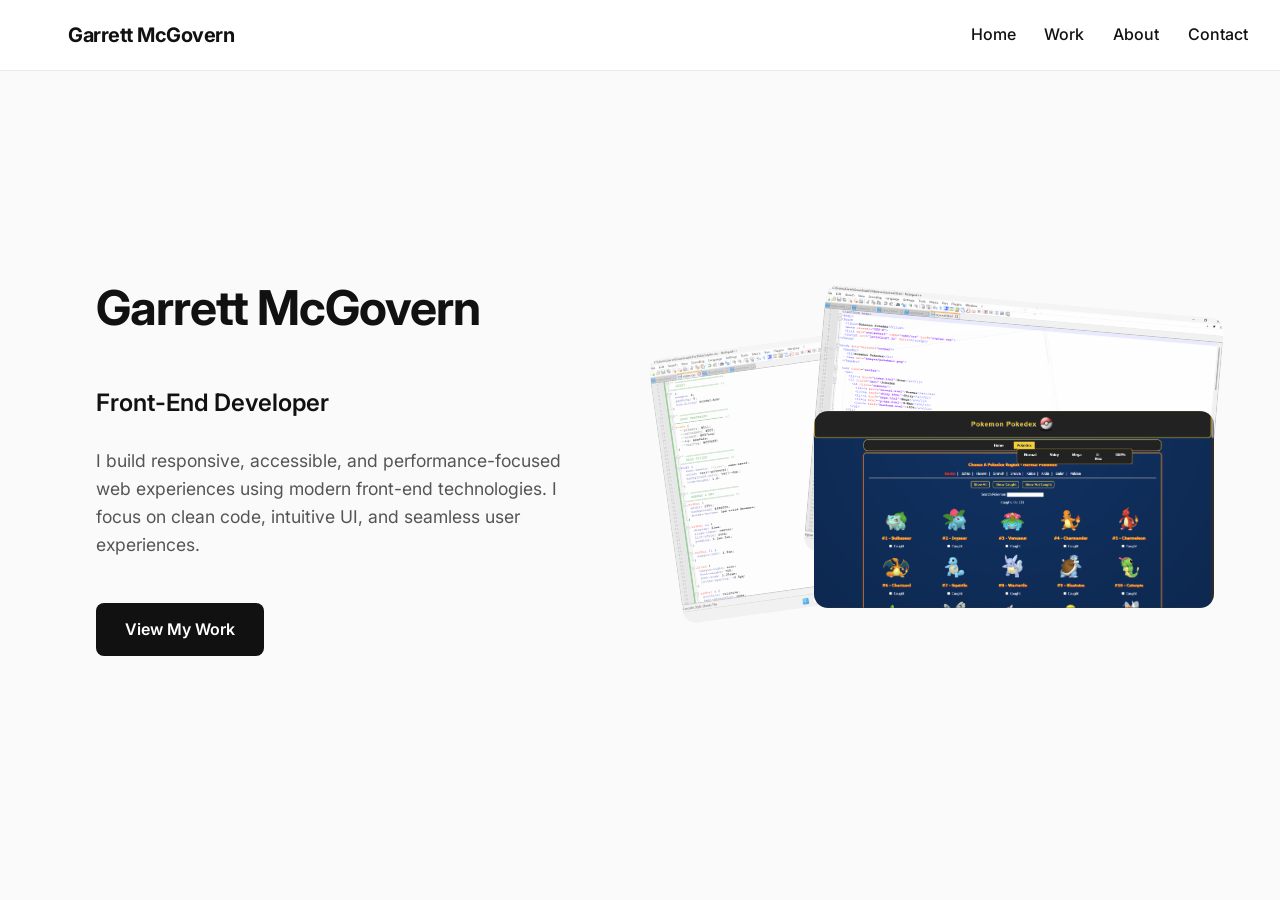
<file: index.html>
<!DOCTYPE html>
<html lang="en">
<head>
  <meta charset="UTF-8">
  <meta name="viewport" content="width=device-width, initial-scale=1.0">
  <title>Garrett McGovern | Front-End Developer</title>

  <link rel="preconnect" href="https://fonts.googleapis.com">
  <link rel="preconnect" href="https://fonts.gstatic.com" crossorigin>
  <link href="https://fonts.googleapis.com/css2?family=Inter:wght@400;500;600;700&display=swap" rel="stylesheet">

  <link rel="stylesheet" href="styles.css">
</head>

<body>

  <!-- =========================
       HEADER / NAVIGATION
  ========================== -->
  <header>
    <nav class="navbar">
      <ul>
        <li class="brand">Garrett McGovern</li>
        <li><a href="index.html">Home</a></li>
        <li><a href="work.html">Work</a></li>
        <li><a href="about.html">About</a></li>
        <li><a href="contact.html">Contact</a></li>
      </ul>
    </nav>
  </header>

  <main class="container">
    <!-- LEFT SIDE: INTRO -->
    <section class="left-half">
      <h1>Garrett McGovern</h1>
      <h2>Front-End Developer</h2>
      <p>
        I build responsive, accessible, and performance-focused
        web experiences using modern front-end technologies.
        I focus on clean code, intuitive UI, and seamless user experiences.
      </p>
      <a href="work.html" class="cta-button">View My Work</a>
    </section>

    <!-- RIGHT SIDE: PROJECT PREVIEWS -->
    <section class="right-half">
		<img src="images/code1.png" class="hero-img img-bottom" alt="Code screenshot 1">
		<img src="images/code2.png" class="hero-img img-middle" alt="Code screenshot 2">
		<img src="images/pokemon-overview.png" class="hero-img img-top" alt="Webpage screenshot">
    </section>
  </main>
</body>
</html>
</file>
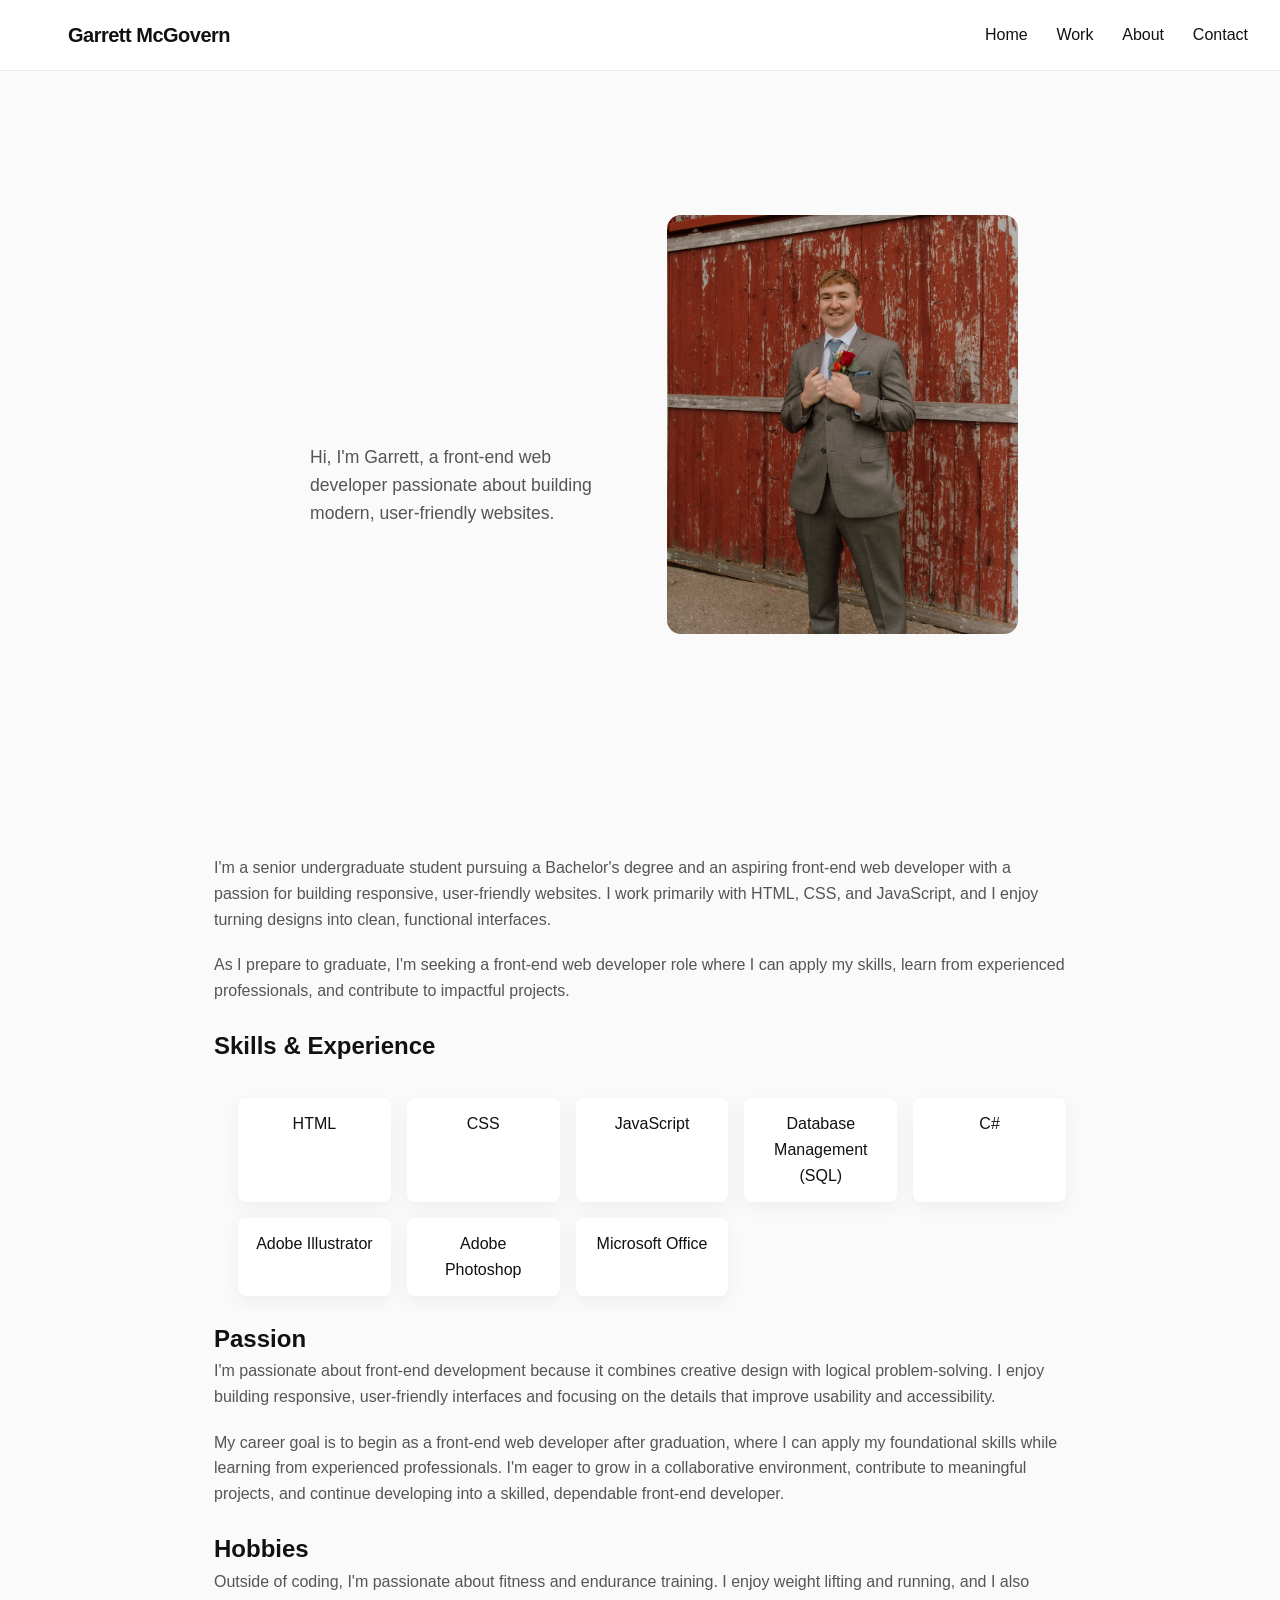
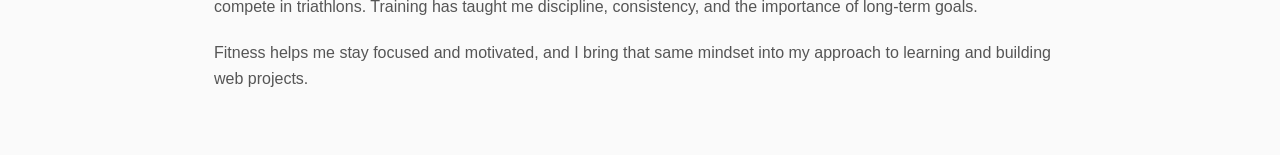
<file: about.html>
<!DOCTYPE html>
<html lang="en">
<head>
  <title>Garrett McGovern - Portfolio</title>
  <meta charset="UTF-8">
  <meta name="viewport" content="width=device-width, initial-scale=1.0">
  <link rel="stylesheet" type="text/css" href="styles.css">
</head>

<body>
	 <!-- =========================
       HEADER / NAVIGATION
  ========================== -->
  <header>
    <nav class="navbar">
      <ul>
        <li class="brand">Garrett McGovern</li>
        <li><a href="index.html">Home</a></li>
        <li><a href="work.html">Work</a></li>
        <li><a href="about.html">About</a></li>
        <li><a href="contact.html">Contact</a></li>
      </ul>
    </nav>
  </header>
  
	<!-- =========================
       Intro/BioPic 
  ========================== -->
  <main>
    <article>
	<section class="container">
	<!-- LEFT SIDE: INTRO -->
      <div class="left-half">
        <p>
          Hi, I'm Garrett, a front-end web developer passionate about building modern, user-friendly websites.
        </p>
      </div>
	<!-- Right Side: IMG-->
      <div class="right-half-about">
        <img src="images/biopic.jpg" alt="Photo of Garrett McGovern">
      </div>
	</section>
	
      <p>
        I'm a senior undergraduate student pursuing a Bachelor's degree and an aspiring front-end web developer with a passion for building responsive, user-friendly websites. I work primarily with HTML, CSS, and JavaScript, and I enjoy turning designs into clean, functional interfaces.
      </p>

      <p>
        As I prepare to graduate, I'm seeking a front-end web developer role where I can apply my skills, learn from experienced professionals, and contribute to impactful projects.
      </p>

      <h2>Skills & Experience</h2>
      <ul id="list">
        <li id="skill">HTML</li>
        <li id="skill">CSS</li>
        <li id="skill">JavaScript</li>
        <li id="skill">Database Management (SQL)</li>
        <li id="skill">C#</li>
        <li id="skill">Adobe Illustrator</li>
        <li id="skill">Adobe Photoshop</li>
        <li id="skill">Microsoft Office</li>
      </ul>

      <h2>Passion</h2>
      <p>
        I'm passionate about front-end development because it combines creative design with logical problem-solving. I enjoy building responsive, user-friendly interfaces and focusing on the details that improve usability and accessibility.
      </p>

      <p>
        My career goal is to begin as a front-end web developer after graduation, where I can apply my foundational skills while learning from experienced professionals. I'm eager to grow in a collaborative environment, contribute to meaningful projects, and continue developing into a skilled, dependable front-end developer.
      </p>

      <h2>Hobbies</h2>
      <p>
        Outside of coding, I'm passionate about fitness and endurance training. I enjoy weight lifting and running, and I also compete in triathlons. Training has taught me discipline, consistency, and the importance of long-term goals.
      </p>

      <p>
        Fitness helps me stay focused and motivated, and I bring that same mindset into my approach to learning and building web projects.
      </p>

    </article>
  </main>
</body>
</html>
</file>
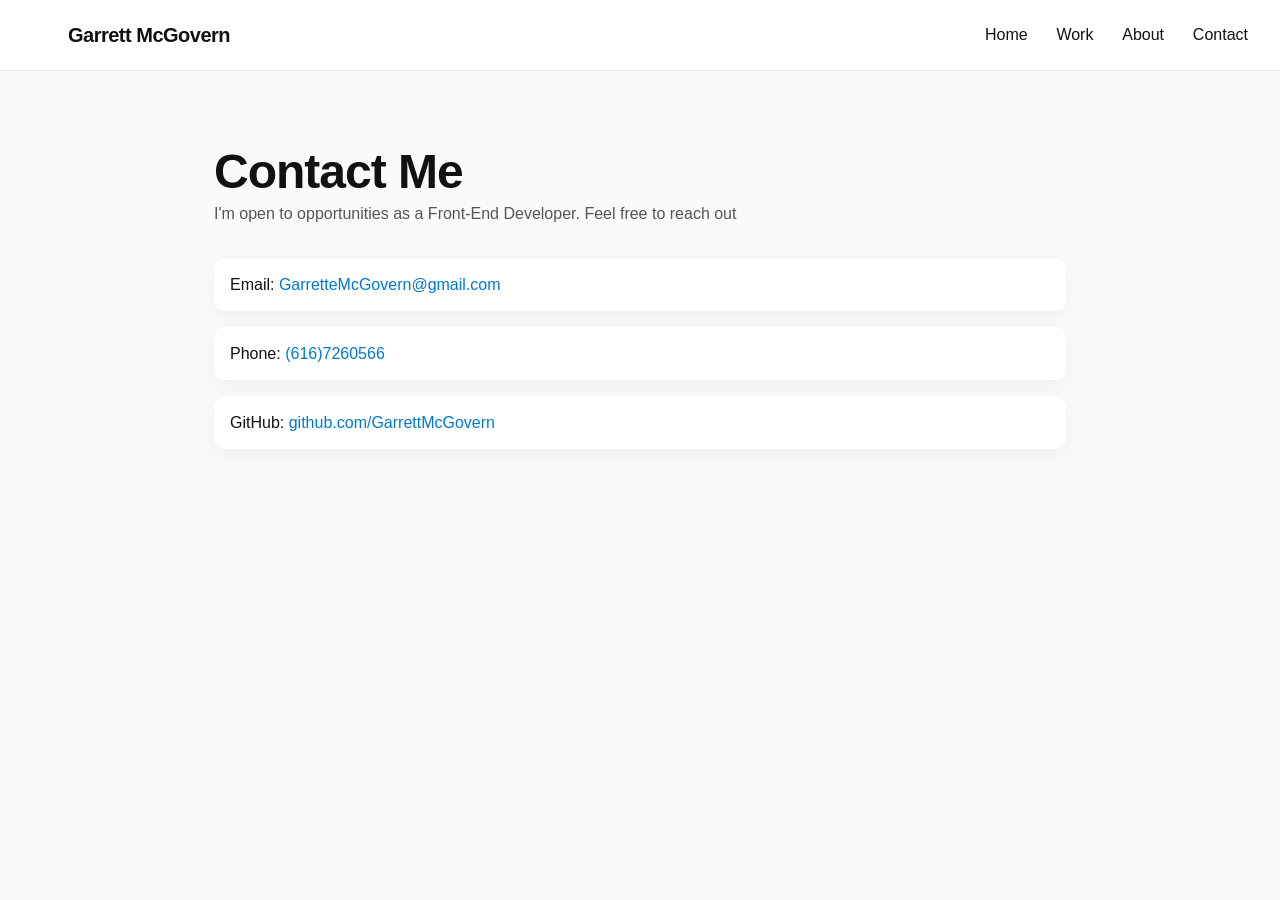
<file: contact.html>
<!DOCTYPE html>
<html lang="en">
<head>
  <title>Garrett McGovern - Portfolio</title>
  <meta charset="UTF-8">
  <meta name="viewport" content="width=device-width, initial-scale=1.0">
  <link rel="stylesheet" type="text/css" href="styles.css">
</head>

<body>
	<!-- =========================
       HEADER / NAVIGATION
  ========================== -->
  <header>
    <nav class="navbar">
      <ul>
        <li class="brand">Garrett McGovern</li>
        <li><a href="index.html">Home</a></li>
        <li><a href="work.html">Work</a></li>
        <li><a href="about.html">About</a></li>
        <li><a href="contact.html" class="active">Contact</a></li>
      </ul>
    </nav>
  </header>

  <main>
    <article class="contact-page">
      <h1>Contact Me</h1>
      <p>I'm open to opportunities as a Front-End Developer. Feel free to reach out</p>

      <ul class="contact-info">
        <li>Email: <a href="mailto:GarretteMcGovern@gmail.com">GarretteMcGovern@gmail.com</a></li>
        <li>Phone: <a href="tel:+6167260566">(616)7260566</a></li>
        <li>GitHub: <a href="https://github.com/GarrettMcGovern" target="_blank">github.com/GarrettMcGovern</a></li>
	</main>
</file>
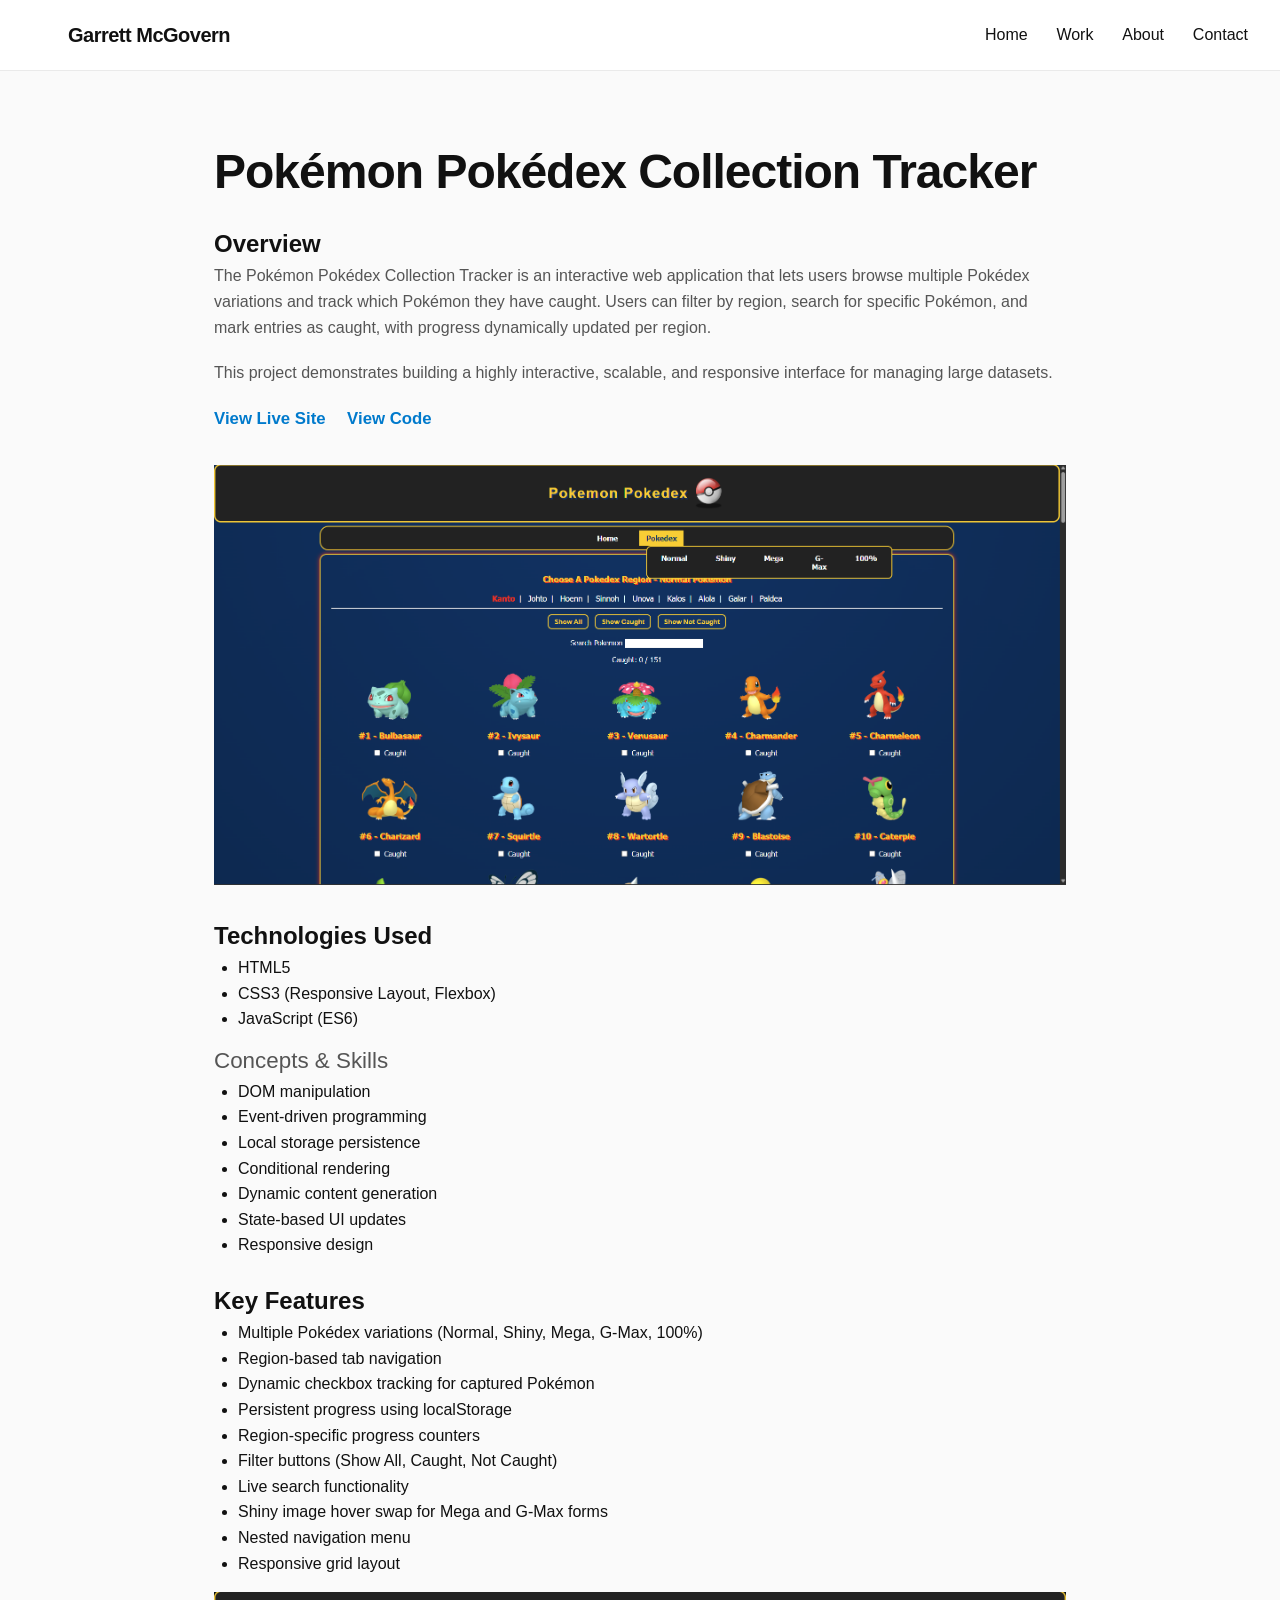
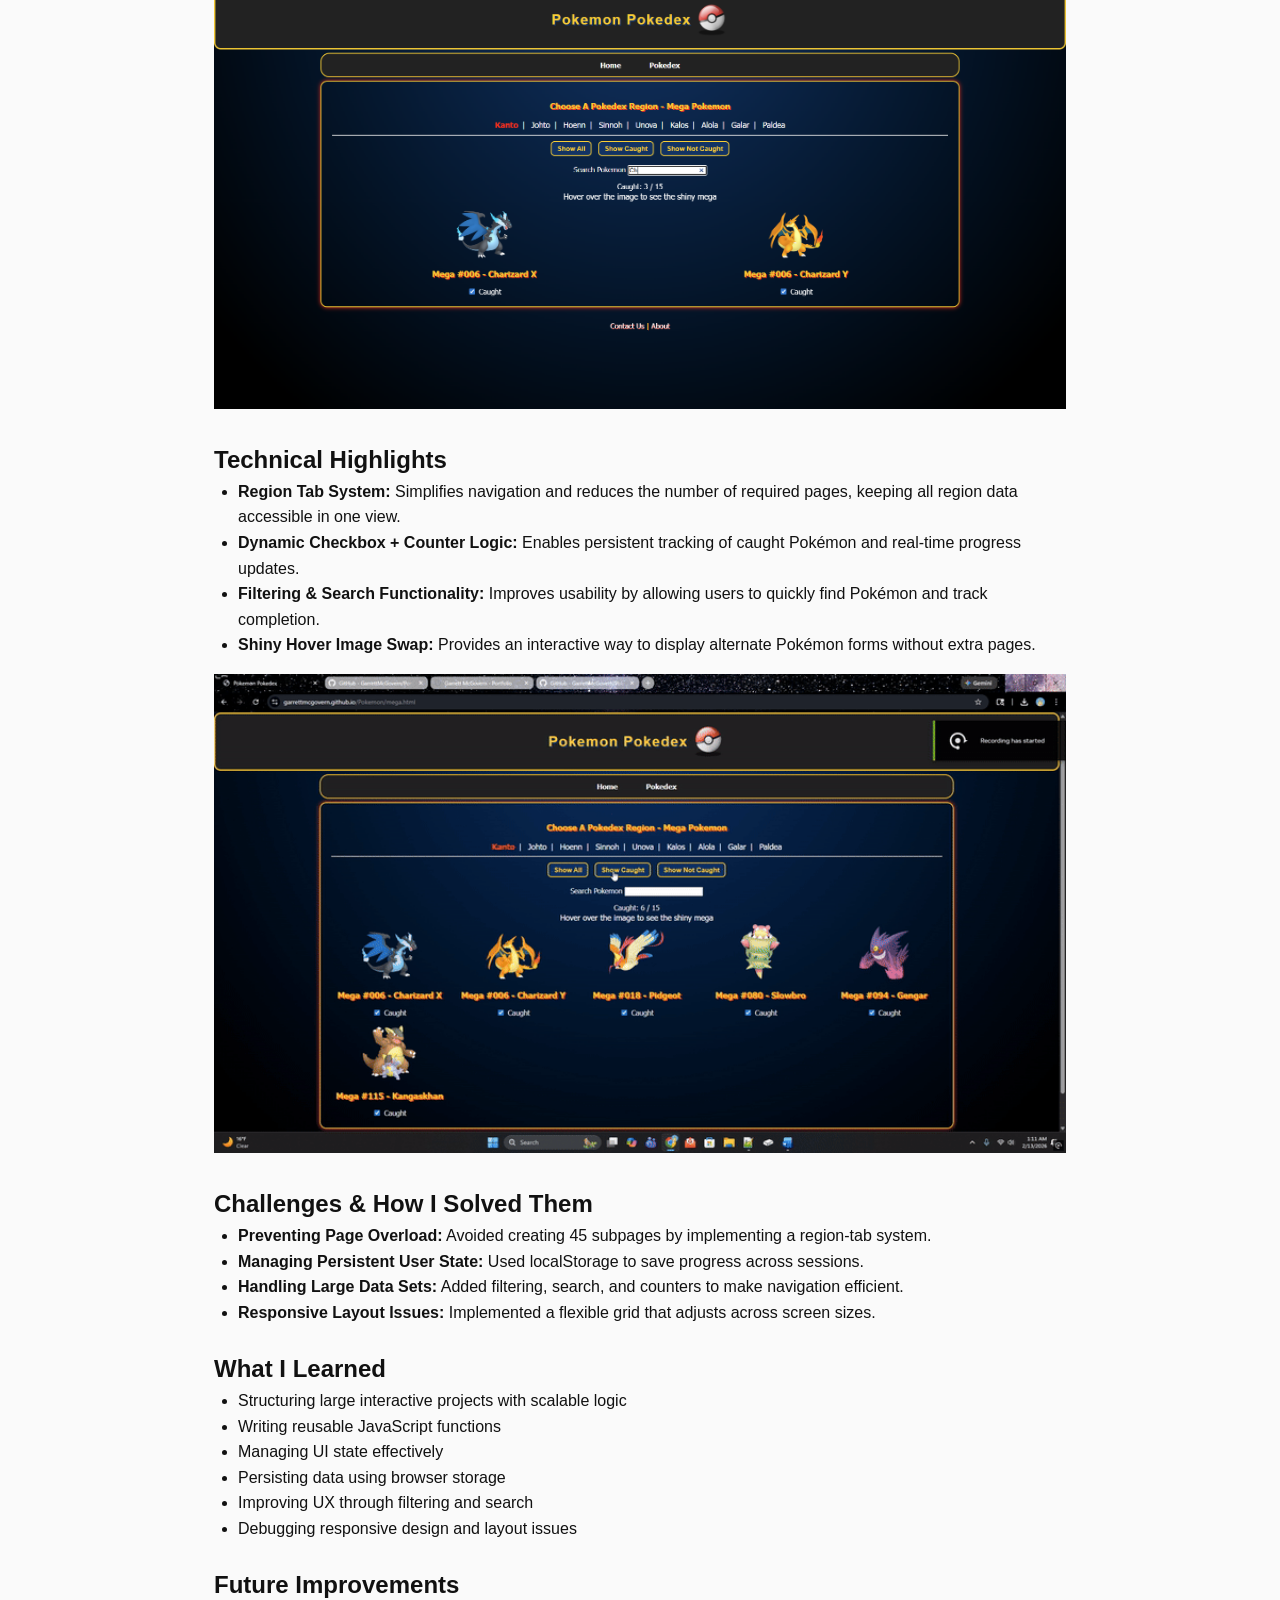
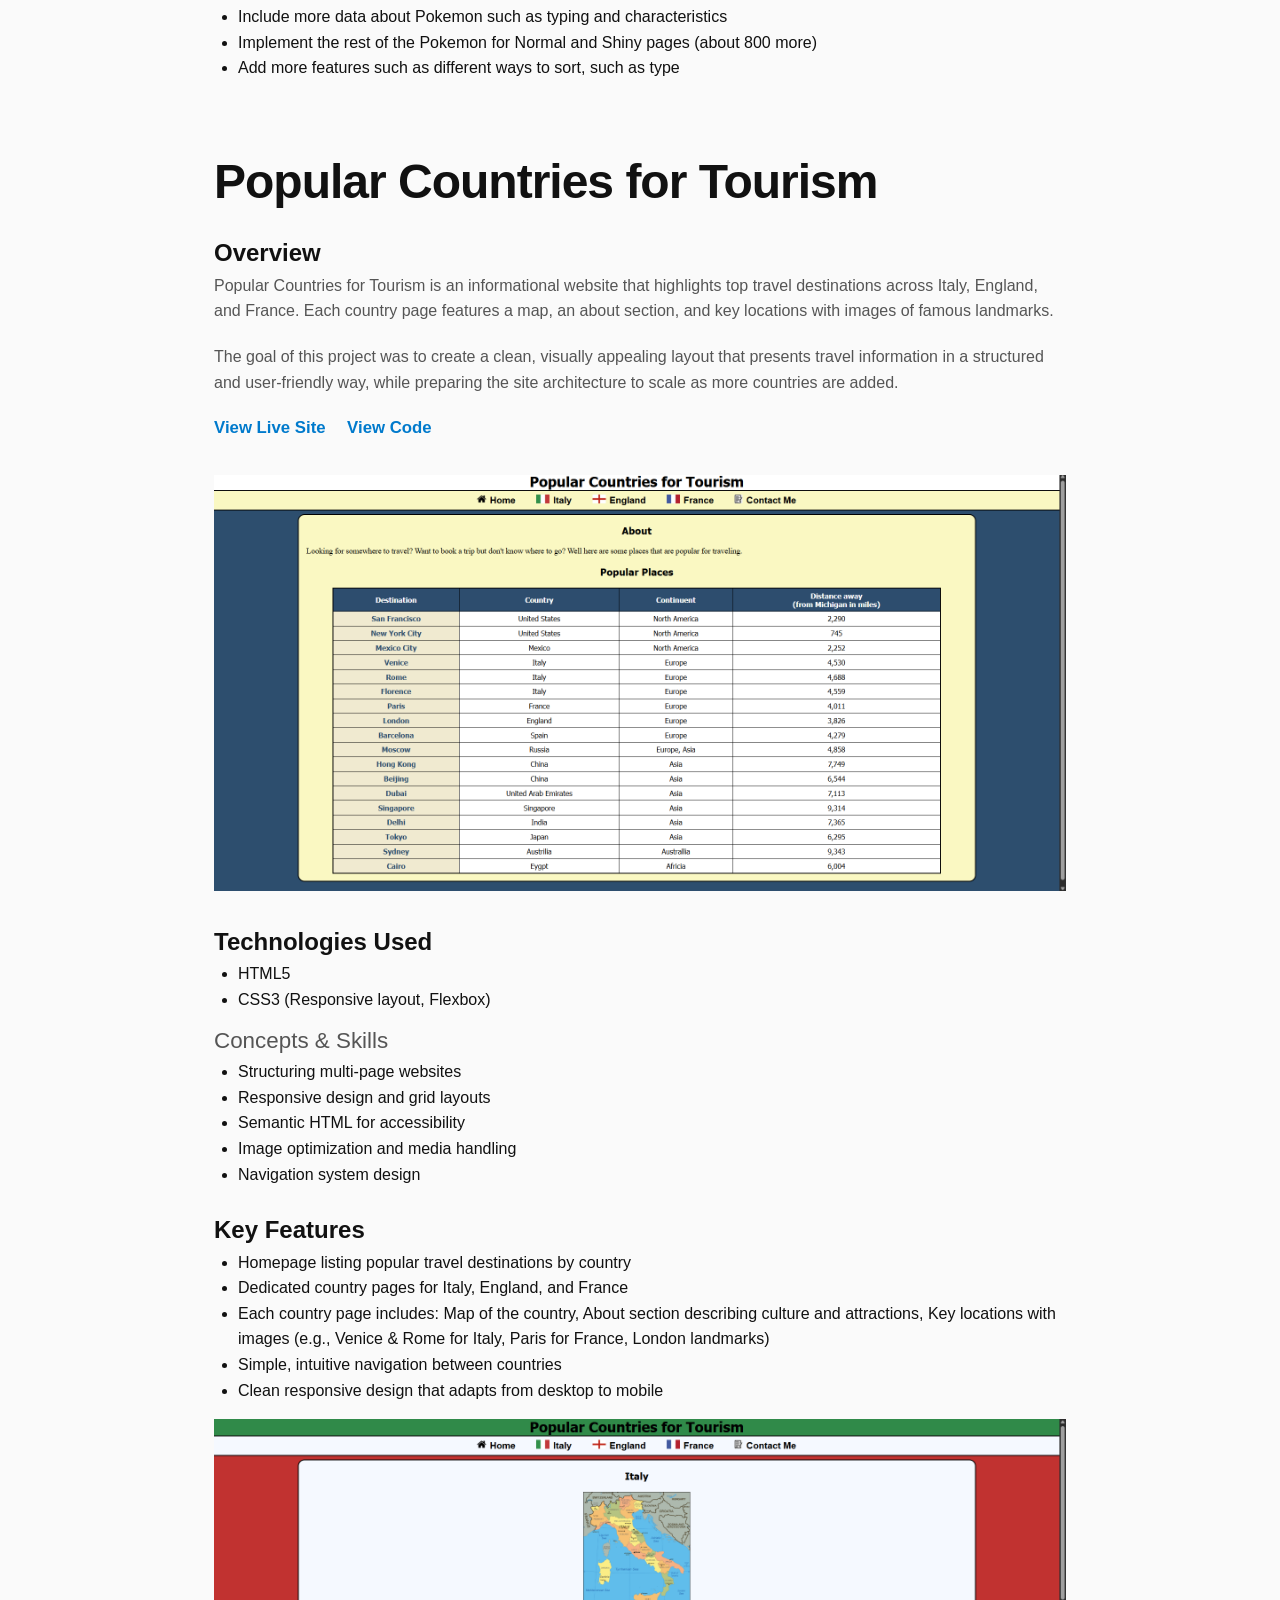
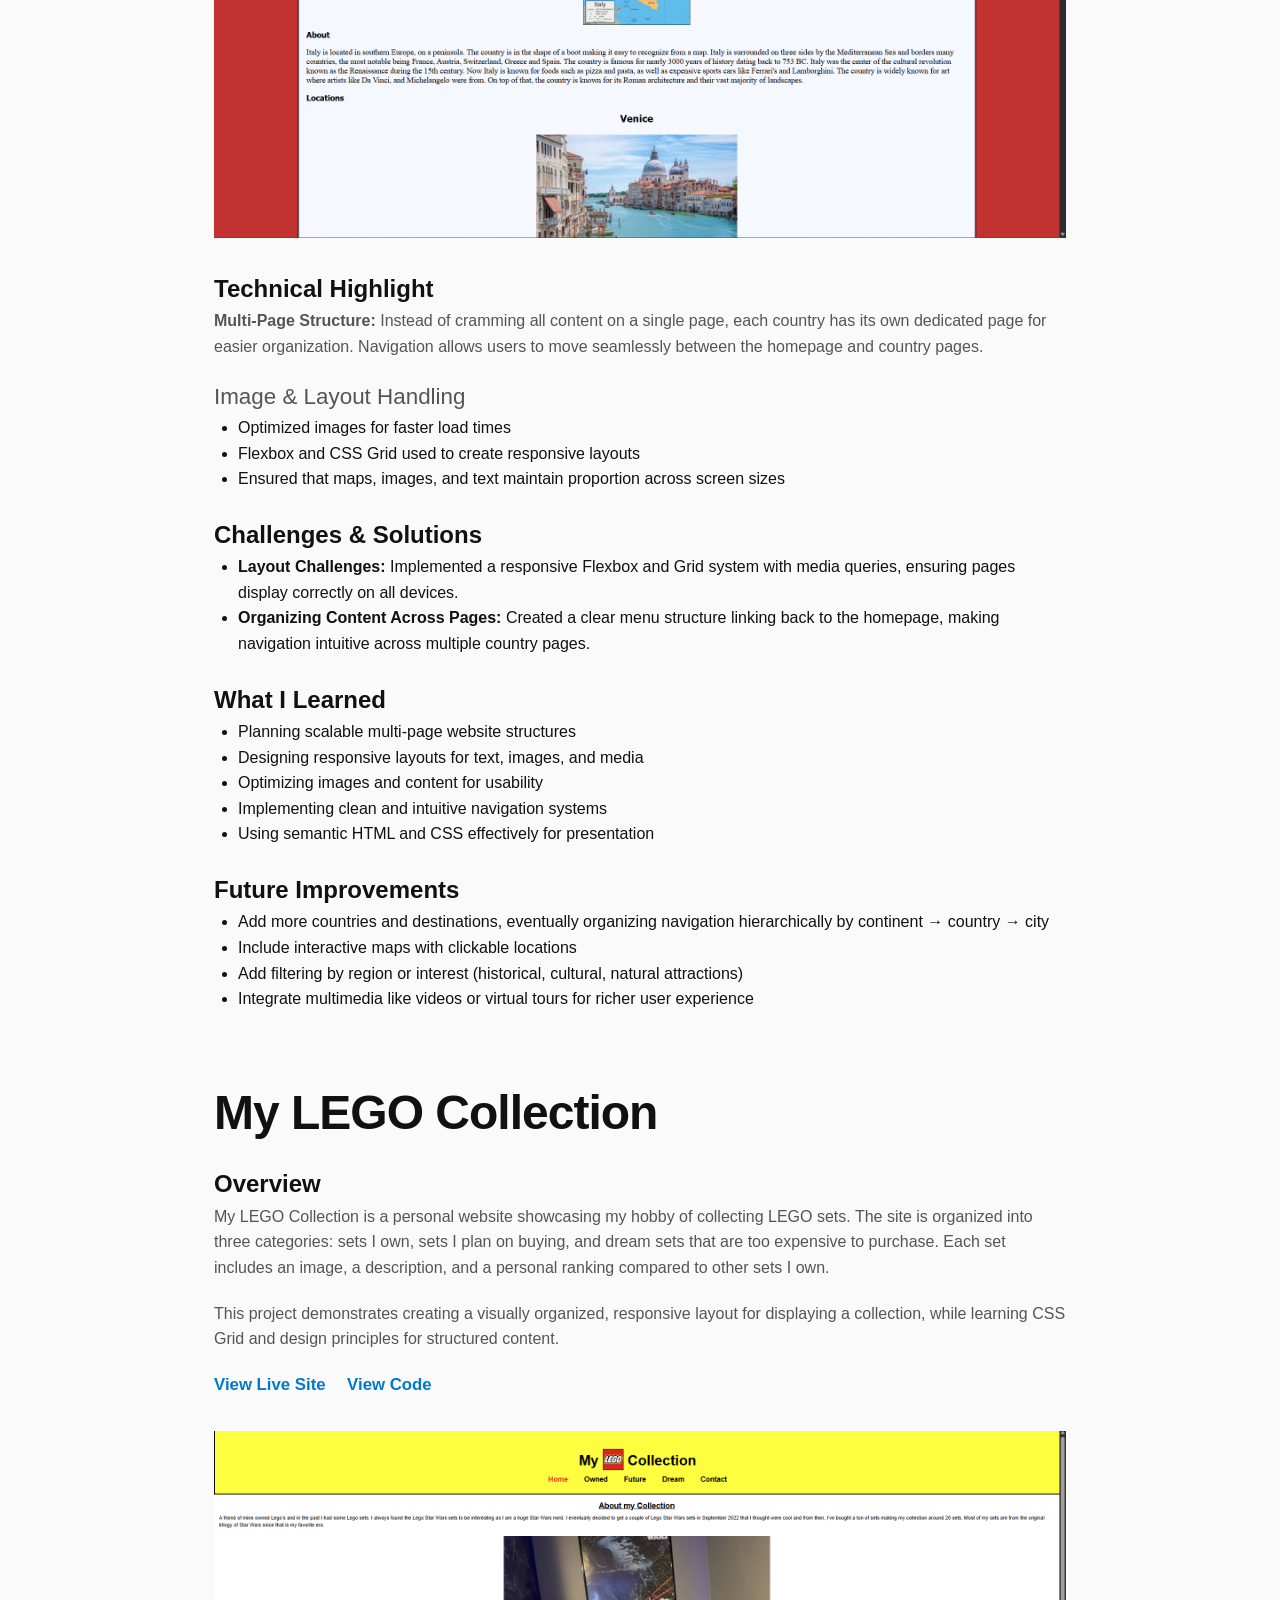
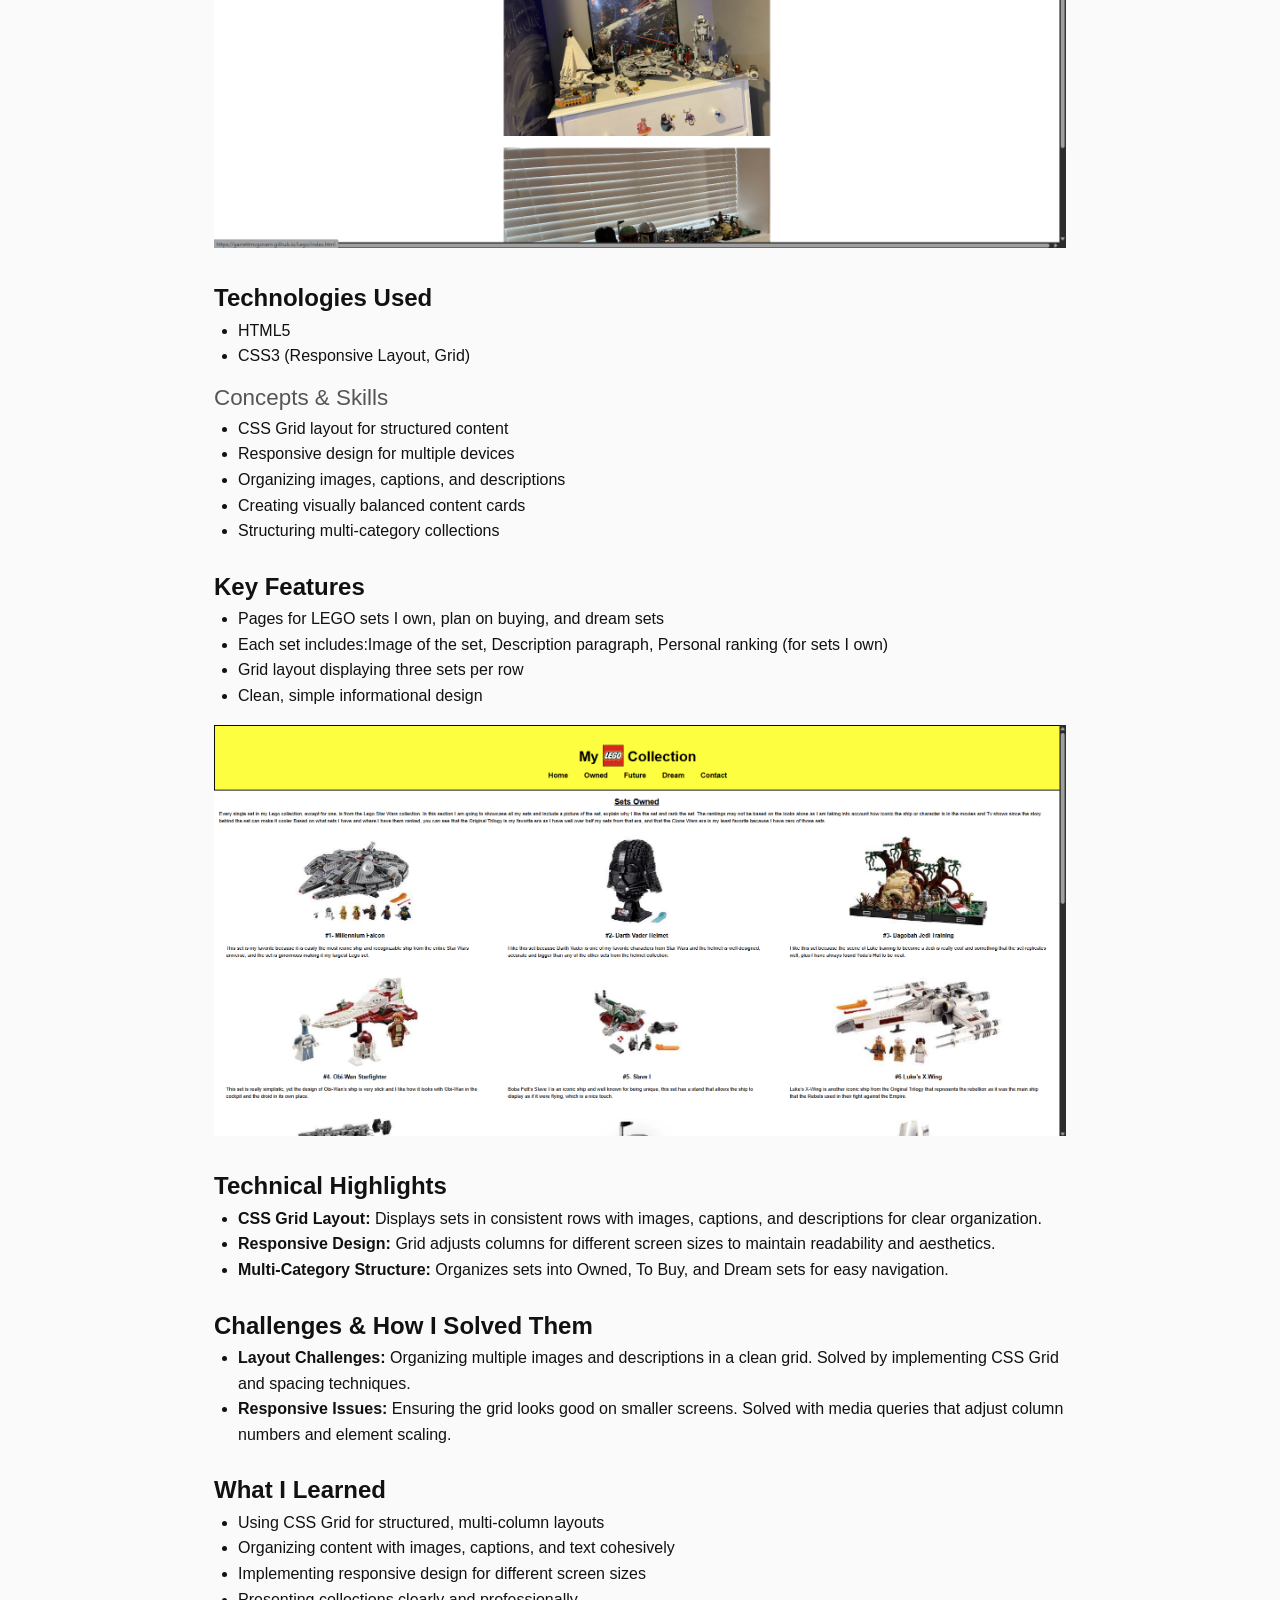
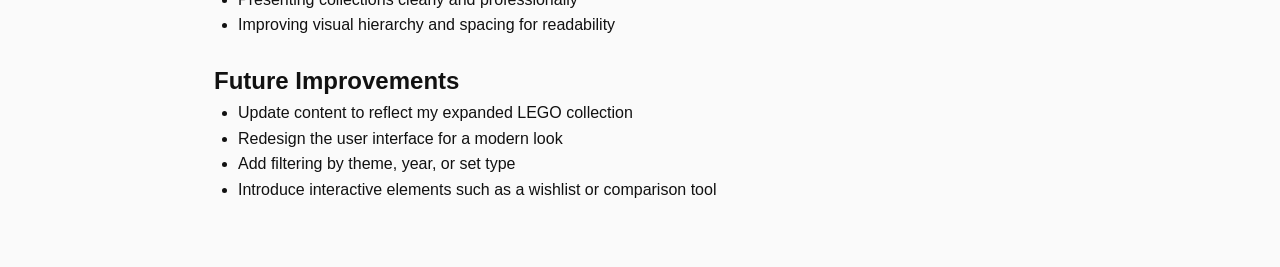
<file: work.html>
<!DOCTYPE html>
<html>
<head>
  <title>Garrett McGovern - Portfolio</title>
  <meta charset="UTF-8">
  <link rel="stylesheet" type="text/css" href="styles.css">
</head>
<!-- =========================
       HEADER / NAVIGATION
  ========================== -->
 <header>
   <nav class="navbar">
	<ul> 
	<li class="brand">Garrett McGovern</li>
      <li><a href="index.html">Home</a></li>
			<li><a href="work.html">Work</a></li>
			<li><a href="about.html">About</a></li>
			<li><a href="contact.html">Contact</a></li> 
    </ul>
  </nav>
 </header>
 
<body>
<main>
  <article>
  
  <!-- =========================
       Pokemon Site
  ========================== -->
	<section class="project">
		<h1>Pokémon Pokédex Collection Tracker</h1>

		<h2>Overview</h2>
		
		<p>
			The Pokémon Pokédex Collection Tracker is an interactive web application that lets users browse multiple Pokédex variations and track which Pokémon they have caught. Users can filter by region, search for specific Pokémon, and mark entries as caught, with progress dynamically updated per region.
		</p>
  
		<p>
			This project demonstrates building a highly interactive, scalable, and responsive interface for managing large datasets.
		</p>
  
	<p class="project-links">
		<a href="https://garrettmcgovern.github.io/Pokemon/index.html" target="_blank">
		View Live Site
		</a> 
  
		<a href="https://github.com/garrettmcgovern/Pokemon" target="_blank">
		View Code
		</a>
	</p>
  
	<img src ="images/pokemon-overview.png" alt="screenshot of Pokemon site" width = "100%"> 

	  <h2>Technologies Used</h2>
	  <ul>
		<li>HTML5</li>
		<li>CSS3 (Responsive Layout, Flexbox)</li>
		<li>JavaScript (ES6)</li>
	  </ul>

	  <h3>Concepts & Skills</h3>
	  <ul>
		<li>DOM manipulation</li>
		<li>Event-driven programming</li>
		<li>Local storage persistence</li>
		<li>Conditional rendering</li>
		<li>Dynamic content generation</li>
		<li>State-based UI updates</li>
		<li>Responsive design</li>
	  </ul>

	  <h2>Key Features</h2>
	  <ul>
		<li>Multiple Pokédex variations (Normal, Shiny, Mega, G-Max, 100%)</li>
		<li>Region-based tab navigation</li>
		<li>Dynamic checkbox tracking for captured Pokémon</li>
		<li>Persistent progress using localStorage</li>
		<li>Region-specific progress counters</li>
		<li>Filter buttons (Show All, Caught, Not Caught)</li>
		<li>Live search functionality</li>
		<li>Shiny image hover swap for Mega and G-Max forms</li>
		<li>Nested navigation menu</li>
		<li>Responsive grid layout</li>
	  </ul>
  
	<img src ="images/pokemon-feature.png" alt="screenshot of Pokemon site" width = "100%">

	  <h2>Technical Highlights</h2>
	  <ul>
		<li><strong>Region Tab System:</strong> Simplifies navigation and reduces the number of required pages, keeping all region data accessible in one view.</li>
		<li><strong>Dynamic Checkbox + Counter Logic:</strong> Enables persistent tracking of caught Pokémon and real-time progress updates.</li>
		<li><strong>Filtering & Search Functionality:</strong> Improves usability by allowing users to quickly find Pokémon and track completion.</li>
		<li><strong>Shiny Hover Image Swap:</strong> Provides an interactive way to display alternate Pokémon forms without extra pages.</li>
	  </ul>
	  
	   <img src ="images/pokemon.gif" alt="screenshot of Pokemon site" width = "100%">

	  <h2>Challenges & How I Solved Them</h2>
	  <ul>
		<li><strong>Preventing Page Overload:</strong> Avoided creating 45 subpages by implementing a region-tab system.</li>
		<li><strong>Managing Persistent User State:</strong> Used localStorage to save progress across sessions.</li>
		<li><strong>Handling Large Data Sets:</strong> Added filtering, search, and counters to make navigation efficient.</li>
		<li><strong>Responsive Layout Issues:</strong> Implemented a flexible grid that adjusts across screen sizes.</li>
	  </ul>

	  <h2>What I Learned</h2>
	  <ul>
		<li>Structuring large interactive projects with scalable logic</li>
		<li>Writing reusable JavaScript functions</li>
		<li>Managing UI state effectively</li>
		<li>Persisting data using browser storage</li>
		<li>Improving UX through filtering and search</li>
		<li>Debugging responsive design and layout issues</li>
	  </ul>
  
	  <h2>Future Improvements</h2>
	  <ul>
		<li>Include more data about Pokemon such as typing and characteristics</li>
		<li>Implement the rest of the Pokemon for Normal and Shiny pages (about 800 more)</li>
		<li>Add more features such as different ways to sort, such as type</li>
	 </ul>
</section>

<!-- =========================
       Countries 
  ========================== -->

<section class ="project">
	<h1>Popular Countries for Tourism</h1>
	
    <h2>Overview</h2>
	
    
		<p>Popular Countries for Tourism is an informational website that highlights top travel destinations across Italy, England, and France. Each country page features a map, an about section, and key locations with images of famous landmarks.</p>
		<p>The goal of this project was to create a clean, visually appealing layout that presents travel information in a structured and user-friendly way, while preparing the site architecture to scale as more countries are added.</p>

	<p class="project-links">
		<a href="https://garrettmcgovern.github.io/Countries/index.html" target="_blank">
		View Live Site
		</a> 
		
		<a href="https://github.com/garrettmcgovern/Countries" target="_blank">
		View Code
		</a>
	</p>
	
	<img src ="images/countries-overview.png" alt="screenshot of Tourism site" width = "100%"> 
  
		<h2>Technologies Used</h2>
		<ul>
		  <li>HTML5</li>
		  <li>CSS3 (Responsive layout, Flexbox)</li>
		</ul>
		<h3>Concepts & Skills</h3>
		<ul>
		  <li>Structuring multi-page websites</li>
		  <li>Responsive design and grid layouts</li>
		  <li>Semantic HTML for accessibility</li>
		  <li>Image optimization and media handling</li>
		  <li>Navigation system design</li>
		</ul>
  
		<h2>Key Features</h2>
		<ul>
		  <li>Homepage listing popular travel destinations by country</li>
		  <li>Dedicated country pages for Italy, England, and France</li>
		  <li>Each country page includes: Map of the country,
			  About section describing culture and attractions,
			  Key locations with images (e.g., Venice & Rome for Italy, Paris for France, London landmarks)</li>
		  </li>
		  <li>Simple, intuitive navigation between countries</li>
		  <li>Clean responsive design that adapts from desktop to mobile</li>
		</ul>
 
		<img src ="images/countries-subpage.png" alt="screenshot of Tourism site" width = "100%"> 
  
		<h2>Technical Highlight</h2>
		<p><strong>Multi-Page Structure: </strong>Instead of cramming all content on a single page, each country has its own dedicated page for easier organization. Navigation allows users to move seamlessly between the homepage and country pages.</p>

		<h3>Image & Layout Handling</h3>
		<ul>
		  <li>Optimized images for faster load times</li>
		  <li>Flexbox and CSS Grid used to create responsive layouts</li>
		  <li>Ensured that maps, images, and text maintain proportion across screen sizes</li>
		</ul>
 
		<h2>Challenges & Solutions</h2>
		<ul>
		  <li><strong>Layout Challenges:</strong> Implemented a responsive Flexbox and Grid system with media queries, ensuring pages display correctly on all devices.</li>
		  <li><strong>Organizing Content Across Pages:</strong> Created a clear menu structure linking back to the homepage, making navigation intuitive across multiple country pages.</li>
		</ul>
		
		<h2>What I Learned</h2>
		<ul>
		  <li>Planning scalable multi-page website structures</li>
		  <li>Designing responsive layouts for text, images, and media</li>
		  <li>Optimizing images and content for usability</li>
		  <li>Implementing clean and intuitive navigation systems</li>
		  <li>Using semantic HTML and CSS effectively for presentation</li>
		</ul>
  
		<h2>Future Improvements</h2>
		<ul>
		  <li>Add more countries and destinations, eventually organizing navigation hierarchically by continent → country → city</li>
		  <li>Include interactive maps with clickable locations</li>
		  <li>Add filtering by region or interest (historical, cultural, natural attractions)</li>
		  <li>Integrate multimedia like videos or virtual tours for richer user experience</li>
		</ul>
</section> 

<!-- =========================
       LEGO SITE
  ========================== -->
<section class="project">
	  <h1>My LEGO Collection</h1>

	  <h2>Overview</h2>
	  
	  <p>
		My LEGO Collection is a personal website showcasing my hobby of collecting LEGO sets. The site is organized into three categories: sets I own, sets I plan on buying, and dream sets that are too expensive to purchase. Each set includes an image, a description, and a personal ranking compared to other sets I own.
	  </p>
	  
	  <p>
		This project demonstrates creating a visually organized, responsive layout for displaying a collection, while learning CSS Grid and design principles for structured content.
	  </p>

	  <p class="project-links">
		<a href="https://garrettmcgovern.github.io/Lego/index.html" target="_blank">View Live Site</a>
		<a href="https://github.com/garrettmcgovern/Lego" target="_blank">View Code</a>
	  </p>
	  <img src="images/lego-overview.png" alt="screenshot of LEGO collection site" width="100%">

	  <h2>Technologies Used</h2>
	  <ul>
		<li>HTML5</li>
		<li>CSS3 (Responsive Layout, Grid)</li>
	  </ul>

	  <h3>Concepts & Skills</h3>
	  <ul>
		<li>CSS Grid layout for structured content</li>
		<li>Responsive design for multiple devices</li>
		<li>Organizing images, captions, and descriptions</li>
		<li>Creating visually balanced content cards</li>
		<li>Structuring multi-category collections</li>
	  </ul>

	  <h2>Key Features</h2>
	  <ul>
		<li>Pages for LEGO sets I own, plan on buying, and dream sets</li>
		<li>Each set includes:Image of the set,
			Description paragraph,
			Personal ranking (for sets I own)
		</li>
		<li>Grid layout displaying three sets per row</li>
		<li>Clean, simple informational design</li>
	  </ul>

	  <img src="images/lego-feature.png" alt="screenshot of LEGO sets grid" width="100%">

	  <h2>Technical Highlights</h2>
	  <ul>
		<li><strong>CSS Grid Layout:</strong> Displays sets in consistent rows with images, captions, and descriptions for clear organization.</li>
		<li><strong>Responsive Design:</strong> Grid adjusts columns for different screen sizes to maintain readability and aesthetics.</li>
		<li><strong>Multi-Category Structure:</strong> Organizes sets into Owned, To Buy, and Dream sets for easy navigation.</li>
	  </ul>

	  <h2>Challenges & How I Solved Them</h2>
	  <ul>
		<li><strong>Layout Challenges:</strong> Organizing multiple images and descriptions in a clean grid. Solved by implementing CSS Grid and spacing techniques.</li>
		<li><strong>Responsive Issues:</strong> Ensuring the grid looks good on smaller screens. Solved with media queries that adjust column numbers and element scaling.</li>
	  </ul>

	  <h2>What I Learned</h2>
	  <ul>
		<li>Using CSS Grid for structured, multi-column layouts</li>
		<li>Organizing content with images, captions, and text cohesively</li>
		<li>Implementing responsive design for different screen sizes</li>
		<li>Presenting collections clearly and professionally</li>
		<li>Improving visual hierarchy and spacing for readability</li>
	  </ul>

	  <h2>Future Improvements</h2>
	  <ul>
		<li>Update content to reflect my expanded LEGO collection</li>
		<li>Redesign the user interface for a modern look</li>
		<li>Add filtering by theme, year, or set type</li>
		<li>Introduce interactive elements such as a wishlist or comparison tool</li>
	  </ul>
</section>
 </article>
</main>
</body>
</html>
</file>
<file: styles.css>
/* =========================
   RESET
========================= */
* {
  margin: 0;
  padding: 0;
  box-sizing: border-box;
}

/* =========================
   ROOT VARIABLES
========================= */ 
:root {
  --primary: #111; /*Dark Gray*/
  --secondary: #555; /*Medium Dark Gray*/
  --accent: #007acc; /*Blue*/
  --bg: #fafafa; /*Light Gray*/
  --card-bg: #ffffff; /*White*/
}

/* =========================
   BASE STYLES
========================= */
body {
  font-family: 'Inter', sans-serif;
  color: var(--primary);
  background-color: var(--bg);
  line-height: 1.6;
}

/* =========================
   HEADER & NAV
========================= */
.navbar {
  width: 100%;
  background: #ffffff;
  border-bottom: 1px solid #eaeaea;
}

.navbar ul {
  display: flex;
  align-items: center;
  list-style: none;
  padding: 1.2em 2em;
}

.navbar li {
  margin-left: 1.8em;
}

.brand {
  margin-right: auto;
  font-weight: 700;
  font-size: 1.25rem;
  letter-spacing: -0.5px;
}

.navbar a {
  position: relative;
  text-decoration: none;
  color: var(--primary);
  font-weight: 500;
}


/* =========================
   HERO / SPLIT LAYOUT
========================= */
.container {
  display: flex; 
  min-height: 80vh;
  width: 100%;
  padding: 5rem 3rem;
  gap: 3rem;
  flex-wrap: nowrap; /* Keeps image and text on same horizontal plane */
}

/* LEFT SIDE */
.left-half {
  flex: 1 1 400px;
  display: flex;
  flex-direction: column;
  justify-content: center;
  align-items: flex-start;
  text-align: left;
  gap: 1.5rem;
  padding-left: 3em;
}

.left-half p {
  font-size: 1.1rem;
  max-width: 500px;
  color: var(--secondary);
}

/* RIGHT SIDE */
.right-half {
  flex: 1 1 400px;
  display: flex;
  gap: 1.5rem;
  align-content: center;
  align-items: center; 
  justify-content: center; 
  position: relative; /*Relative to Left-half*/
}

/* HomePage IMG */
.right-half img {
  width: 100%;
  max-width: 400px;
  height: auto;
  border-radius: 14px;
  justify-self: center; /* centers image inside grid */
  margin-top: 10em;
}

/*About Page IMG (Didn't want that top margin)*/
.right-half-about img {
  width: 100%;
  max-width: 400px;
  height: auto;
  border-radius: 14px;
  justify-self: center; /* centers image inside grid */
}

/* Overlapping hero images for homepage */
.hero-img {
  position: absolute;
  border-radius: 12px;
  width: 300px;   /* adjust width to control overlap */
  max-width: 90%; 
}

.img-bottom { 
  z-index: 1; 
  transform: rotate(-8deg); 
  opacity: 0.7; 
  left: 0; 
  top: 20px; 
}

.img-middle { 
  z-index: 2; 
  transform: rotate(5deg); 
  opacity: 0.85; 
  left: 150px;  /* adjust width to control overlap */
  top: -10px; 
}

.img-top { 
  z-index: 3; 
  transform: rotate(0deg); 
  opacity: 1; 
  left: 150px;  /* adjust width to control overlap */
  top: 100px; 
}




/* =========================
   TYPOGRAPHY
========================= */
h1 {
  font-size: 3rem;
  font-weight: 700;
  letter-spacing: -1px;
  line-height: 1.2;
  margin-top: 1.5em;
}

h2 {
  font-size: 1.5rem;
  font-weight: 600;
  margin-top: 1em;
}

h3 {
  font-size: 1.4rem;
  font-weight: 500;
  color: var(--secondary);
  margin-top: .5em;
}

p {
  margin-bottom: 1.25rem;
  color: var(--secondary);
}

/* =========================
   CTA BUTTON
========================= */
.cta-button {
  display: inline-block;
  padding: 0.85rem 1.8rem;
  background: var(--primary);
  color: #fff;
  text-decoration: none;
  border-radius: 8px;
  font-weight: 600;
} 

/* =========================
   MAIN CONTENT
========================= */
main article {
  max-width: 900px;
  margin: 4rem auto;
  padding: 0 1.5rem;
}

h2 + ul, 
h3 + ul { 
  padding-left: 1.5em;
}

/* =========================
   SKILLS GRID
========================= */
#list {
  list-style: none;
  display: grid;
  grid-template-columns: repeat(auto-fit, minmax(150px, 1fr));
  gap: 1rem;
  margin-top: 2rem;
}

#skill {
  background: var(--card-bg);
  padding: 0.85rem 1rem;
  border-radius: 8px;
  text-align: center;
  font-weight: 500;
  box-shadow: 0 6px 20px rgba(0,0,0,0.05);
  transition: transform 0.2s ease, box-shadow 0.2s ease;
}

/* =========================
   CONTACT INFO
========================= */
.contact-info {
  list-style: none;
  padding: 0;
  margin-top: 2rem;
  display: flex;
  flex-direction: column;
  gap: 1rem;
}

.contact-info li {
  background: var(--card-bg);
  padding: 0.85rem 1rem;
  border-radius: 10px;
  font-weight: 500;
  color: var(--primary);
  box-shadow: 0 6px 20px rgba(0,0,0,0.05);
}

.contact-info li a {
  color: var(--accent);
  text-decoration: none;
}

.contact-info li a:hover {
  text-decoration: underline;
}

/* =========================
   PROJECT LINKS
========================= */
.project-links {
  margin: 1em 0;
  font-size: 1.05em;
}

.project-links a {
  color: var(--accent);
  text-decoration: none;
  font-weight: 600;
  margin-right: 1em;
}

.project-links a:hover {
  color: #005f99;
}
.project img{ 
	margin-top: 1em;
} 	



/* =========================
   MOBILE RESPONSIVENESS
========================= */
@media (max-width: 768px) {

  .container {
    flex-direction: column;
    padding: 3rem 1.5rem;
  }

  .left-half,
  .right-half {
    width: 100%;
  }

  .right-half {
    grid-template-columns: 1fr;
  }

  h1 {
    font-size: 2.2rem;
  }

  h2 {
    font-size: 1.2rem;
  }

}
</file>
